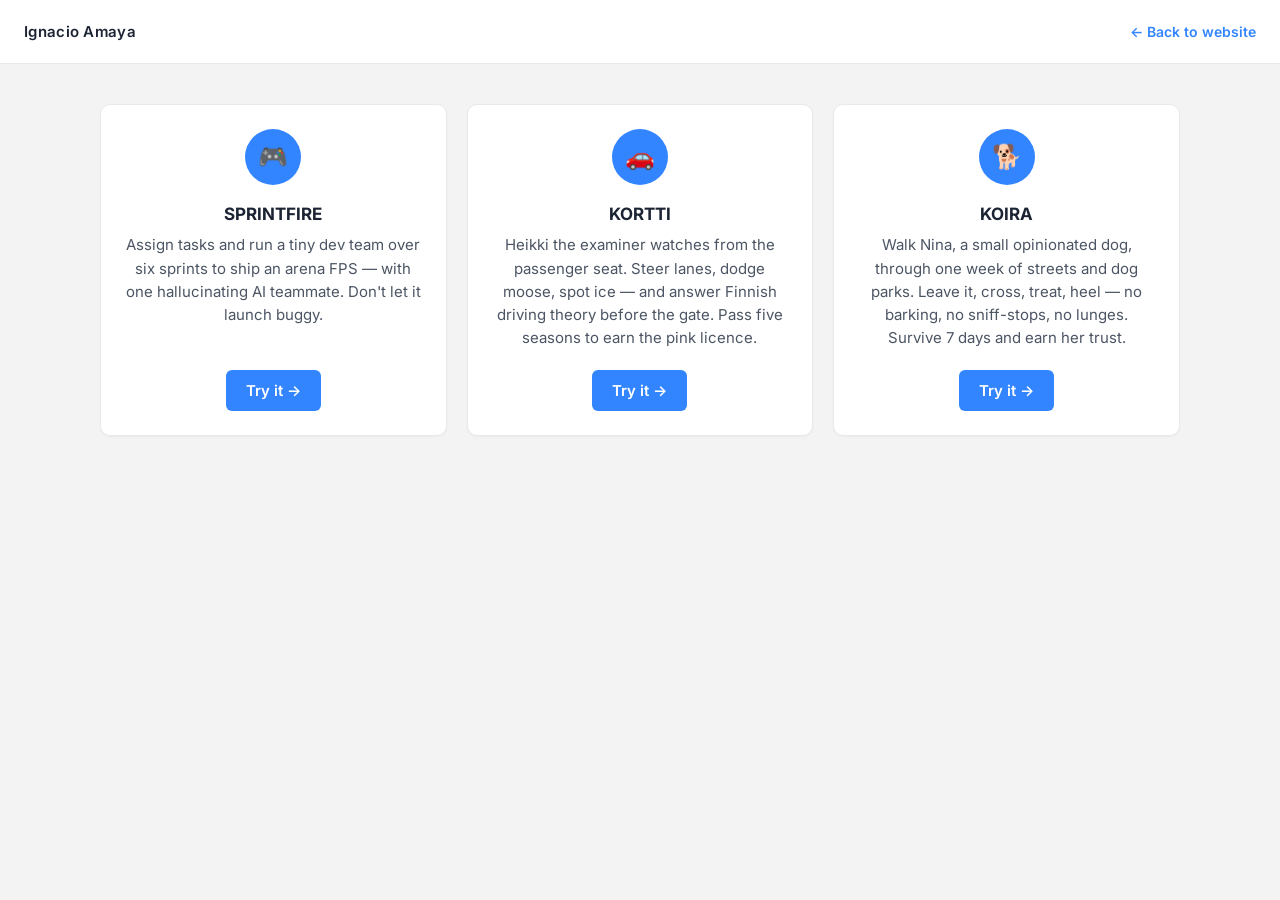
<file: index.html>
<!DOCTYPE html>
<html lang="en">
<head>
  <meta charset="UTF-8">
  <meta name="viewport" content="width=device-width, initial-scale=1.0">
  <meta name="description" content="Small web apps built and shipped by Ignacio Amaya. Vanilla JS, static sites and utilities.">
  <title>Apps · Ignacio Amaya</title>
  <link rel="preconnect" href="https://fonts.googleapis.com">
  <link rel="preconnect" href="https://fonts.gstatic.com" crossorigin>
  <link href="https://fonts.googleapis.com/css2?family=Inter:wght@400;500;600;700;800&display=swap" rel="stylesheet">
  <style>
    :root {
      --accent: #3385FF;
      --accent-dark: #1f5fd6;
      --ink: #1c2434;
      --muted: #4b5563;
      --line: #e7eaec;
    }
    * { box-sizing: border-box; }
    html, body { margin: 0; padding: 0; }
    body {
      font-family: 'Inter', system-ui, -apple-system, sans-serif;
      background: #f3f3f4;
      color: var(--ink);
      font-size: 15px;
      line-height: 1.55;
      padding: 104px 20px 56px;
    }
    .container { max-width: 1080px; margin: 0 auto; }

    /* minimal fixed navbar: back-link to the personal website */
    .backbar {
      position: fixed;
      top: 0; left: 0; right: 0;
      height: 64px;
      background: #fff;
      border-bottom: 1px solid var(--line);
      display: flex;
      align-items: center;
      padding: 0 24px;
      z-index: 100;
    }
    .backbar .brand {
      text-decoration: none;
      color: var(--ink);
      font-weight: 600;
      font-size: 15px;
      letter-spacing: 0.3px;
    }
    .backbar .brand:hover { color: var(--accent); }
    .backbar .back {
      margin-left: auto;
      text-decoration: none;
      color: var(--accent);
      font-weight: 600;
      font-size: 14px;
      white-space: nowrap;
    }
    .backbar .back:hover { color: var(--accent-dark); }

    /* responsive card grid: 1 / 2 / 3 columns */
    .grid {
      display: grid;
      grid-template-columns: 1fr;
      gap: 20px;
    }
    @media (min-width: 640px)  { .grid { grid-template-columns: repeat(2, 1fr); } }
    @media (min-width: 960px)  { .grid { grid-template-columns: repeat(3, 1fr); } }

    .card {
      display: flex;
      flex-direction: column;
      background: #fff;
      border: 1px solid var(--line);
      border-radius: 10px;
      padding: 24px;
      text-align: center;
      box-shadow: 0 1px 2px rgba(16,26,48,.04);
      transition: transform .15s ease, box-shadow .15s ease, border-color .15s ease;
    }
    .card:hover {
      transform: translateY(-2px);
      border-color: var(--accent);
      box-shadow: 0 8px 24px rgba(51,133,255,.14);
    }
    .card-icon {
      width: 56px; height: 56px;
      margin: 0 auto 16px;
      display: flex; align-items: center; justify-content: center;
      border-radius: 50%;
      background: var(--accent);
      color: #fff;
      font-size: 24px;
      font-weight: 800;
    }
    .card h3 { font-size: 17px; font-weight: 700; margin: 0 0 6px; }
    .card p {
      font-size: 15px; line-height: 1.55;
      color: var(--muted); margin: 0 0 20px;
      flex-grow: 1;
    }
    .card .try {
      display: inline-block;
      align-self: center;
      padding: 9px 20px;
      border-radius: 6px;
      background: var(--accent);
      color: #fff;
      font-weight: 600;
      text-decoration: none;
      transition: background .15s ease;
    }
    .card .try:hover { background: var(--accent-dark); }

  </style>

  <!-- Google Analytics -->
  <script async src="https://www.googletagmanager.com/gtag/js?id=G-20X8RLX5BQ"></script>
  <script>
    window.dataLayer = window.dataLayer || [];
    function gtag(){dataLayer.push(arguments);}
    gtag('js', new Date());

    gtag('config', 'G-20X8RLX5BQ');
  </script>
</head>
<body>
  <div class="backbar">
    <a class="brand" href="https://ignacioamaya.com/">Ignacio Amaya</a>
    <a class="back" href="https://ignacioamaya.com/">← Back to website</a>
  </div>
  <div class="container">
    <div class="grid">
      <!-- One card per app. Copy this block and update name/desc/href to add an app. -->
      <div class="card">
        <div class="card-icon">🎮</div>
        <h3>SPRINTFIRE</h3>
        <p>Assign tasks and run a tiny dev team over six sprints to ship an arena FPS — with one hallucinating AI teammate. Don't let it launch buggy.</p>
        <a class="try" href="sprintfire/">Try it →</a>
      </div>
        <div class="card">
          <div class="card-icon">🚗</div>
          <h3>KORTTI</h3>
          <p>Heikki the examiner watches from the passenger seat. Steer lanes, dodge moose, spot ice — and answer Finnish driving theory before the gate. Pass five seasons to earn the pink licence.</p>
          <a class="try" href="kortti/">Try it →</a>
        </div>
        <div class="card">
          <div class="card-icon">🐕</div>
          <h3>KOIRA</h3>
          <p>Walk Nina, a small opinionated dog, through one week of streets and dog parks. Leave it, cross, treat, heel — no barking, no sniff-stops, no lunges. Survive 7 days and earn her trust.</p>
          <a class="try" href="koira/">Try it →</a>
        </div>
    </div>
  </div>
</body>
</html>
</file>
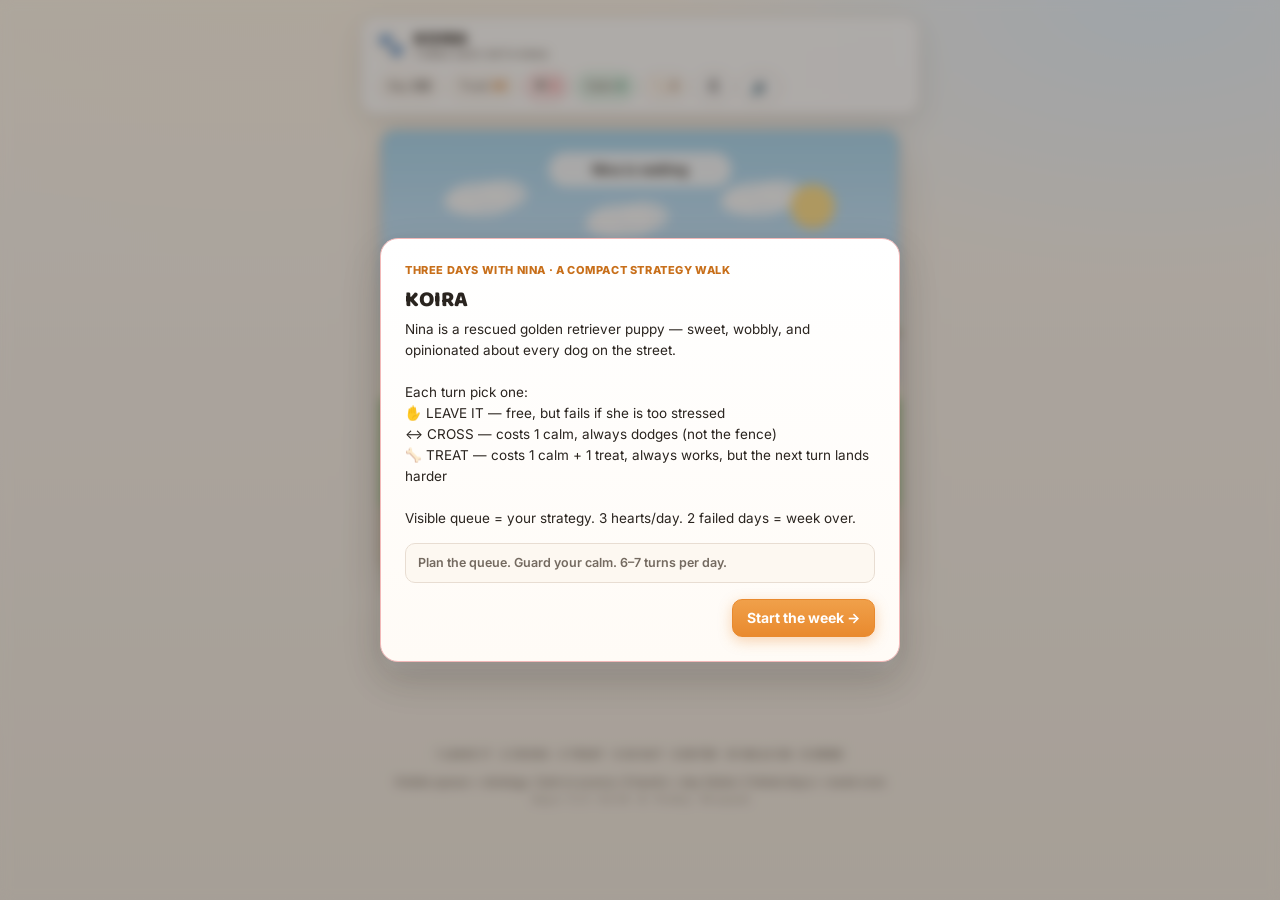
<file: koira/index.html>
<!DOCTYPE html>
<html lang="en">
<head>
  <meta charset="UTF-8">
  <meta name="viewport" content="width=device-width, initial-scale=1.0">
  <meta name="description" content="KOIRA — walk Nina, a rescued golden retriever puppy, through 3 days of streets and dog parks. Strategy, but fun.">
  <title>KOIRA · three days with Nina</title>
  <link rel="preconnect" href="https://fonts.googleapis.com">
  <link rel="preconnect" href="https://fonts.gstatic.com" crossorigin>
  <link href="https://fonts.googleapis.com/css2?family=Baloo+2:wght@600;700;800&family=Inter:wght@400;500;600;700;800&display=swap" rel="stylesheet">
  <link rel="stylesheet" href="css/style.css">

  <!-- Google Analytics -->
  <script async src="https://www.googletagmanager.com/gtag/js?id=G-20X8RLX5BQ"></script>
  <script>
    window.dataLayer = window.dataLayer || [];
    function gtag(){dataLayer.push(arguments);}
    gtag('js', new Date());

    gtag('config', 'G-20X8RLX5BQ');
  </script>
</head>
<body>
  <div id="app" class="app">
    <header class="topbar">
      <div class="brand">
        <span class="brand-mark">🐾</span>
        <span class="brand-title">
          <span>KOIRA</span>
          <span class="brand-sub">three days with Nina</span>
        </span>
      </div>
      <div class="topmeta">
        <span class="chip day-chip">Day <b>1/3</b></span>
        <span class="chip trust-chip">Trust <b>30</b></span>
        <span class="chip heart-chip">♥ <b>3</b></span>
        <span class="chip calm-chip">Calm <b>3</b></span>
        <span class="chip treat-chip">🦴 <b>3</b></span>
        <button class="btn ghost iconbtn" data-action="retry" title="Retry day (R)">↻</button>
        <button class="btn ghost iconbtn" data-action="mute" title="Mute (M)">🔊</button>
      </div>
    </header>

    <div class="stage-wrap">
      <div class="stage" id="stage">
        <canvas id="game" width="420" height="360"></canvas>
        <div id="bubble" class="bubble hidden"></div>
        <div id="overlay" class="overlay hidden"></div>
      </div>
      <div id="encounterCard" class="card-stack"></div>
      <div id="upcomingRow" class="upcoming"></div>
      <div id="choiceRow" class="choice-row"></div>
      <div class="touchbar sub">
        <span class="touch-hint">1 LEAVE IT · 2 CROSS · 3 TREAT · S SCOUT · E ENTER · W WALK ON · B BRIBE</span>
      </div>
    </div>

    <footer class="hintbar">Visible queue = strategy. Calm is scarce. 0 hearts = day failed. 2 failed days = week over.<br><span style="opacity:.6">keys: 1 2 3 · S E W · B · R retry · M sound</span></footer>
  </div>

  <div id="toasts" class="toasts" aria-live="polite"></div>

  <script src="js/data.js"></script>
  <script src="js/game.js"></script>
  <script src="js/sound.js"></script>
  <script src="js/ui.js"></script>
  <script src="js/main.js"></script>
</body>
</html>
</file>
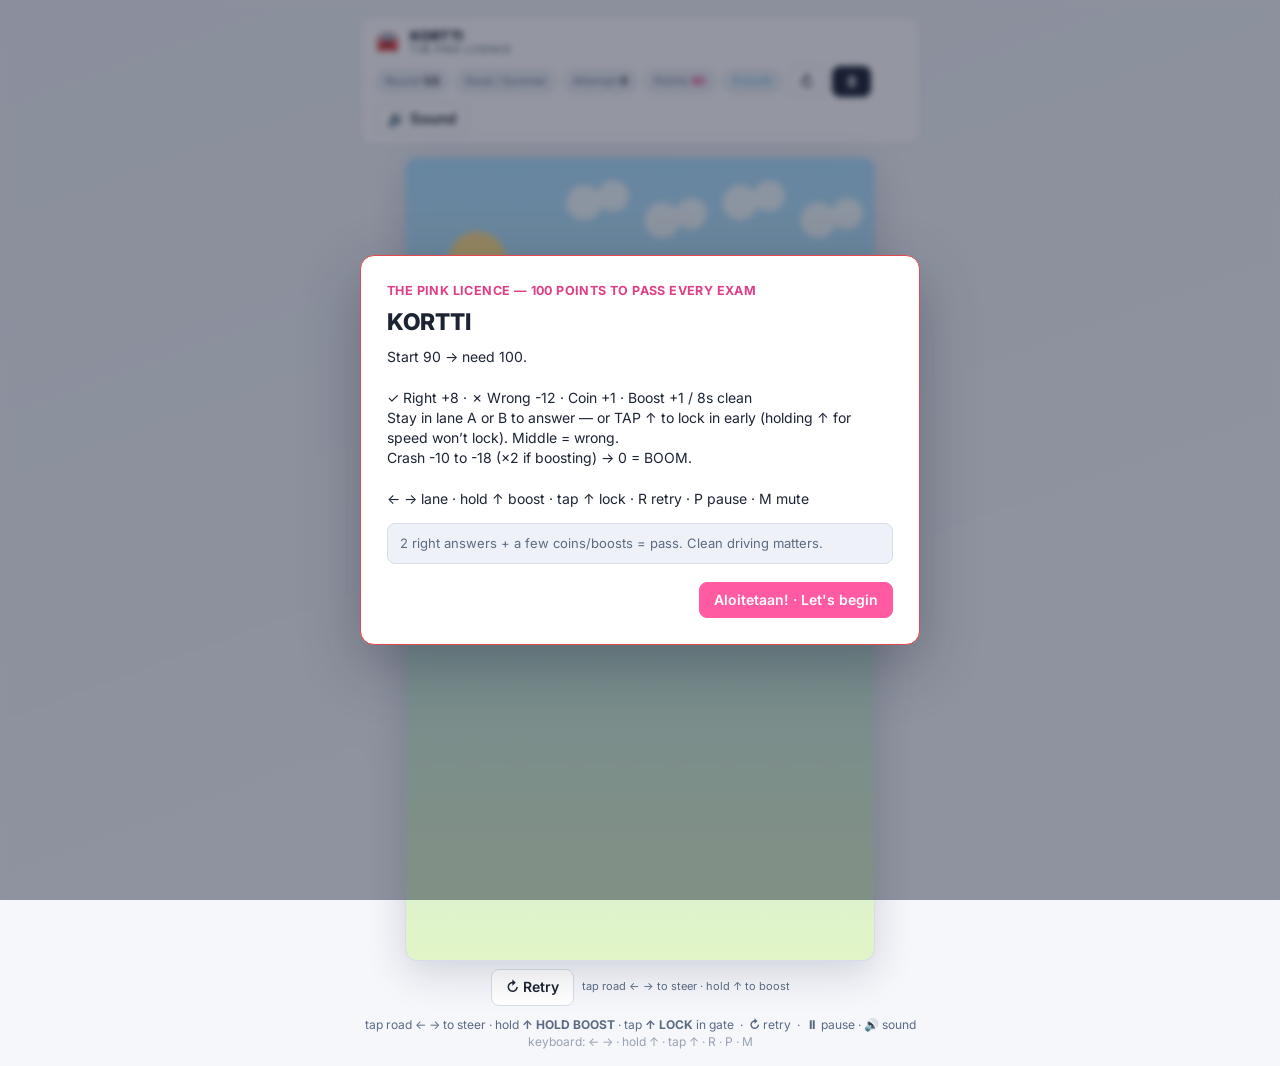
<file: kortti/index.html>
<!DOCTYPE html>
<html lang="en">
<head>
  <meta charset="UTF-8">
  <meta name="viewport" content="width=device-width, initial-scale=1.0">
  <meta name="description" content="KORTTI — drive your first Finnish licence. Dodge summer traffic, survive the roundabout, and slide through winter night exams with an examiner who fails you no matter what.">
  <title>KORTTI · the pink licence</title>
  <link rel="preconnect" href="https://fonts.googleapis.com">
  <link rel="preconnect" href="https://fonts.gstatic.com" crossorigin>
  <link href="https://fonts.googleapis.com/css2?family=Inter:wght@400;500;600;700;800&display=swap" rel="stylesheet">
  <link rel="stylesheet" href="css/style.css">

  <!-- Google Analytics -->
  <script async src="https://www.googletagmanager.com/gtag/js?id=G-20X8RLX5BQ"></script>
  <script>
    window.dataLayer = window.dataLayer || [];
    function gtag(){dataLayer.push(arguments);}
    gtag('js', new Date());

    gtag('config', 'G-20X8RLX5BQ');
  </script>
</head>
<body>
  <div id="app" class="app">
    <header class="topbar">
      <div class="brand">
        <span class="brand-mark">🚘</span>
        <span class="brand-title">
          <span>KORTTI</span>
          <span class="brand-sub">the pink licence</span>
        </span>
      </div>
      <div class="topmeta">
        <span class="chip round-chip">Round <b>1/3</b></span>
        <span class="chip month-chip">Kesä · Summer</span>
        <span class="chip attempt-chip">Attempt <b>1</b></span>
        <span class="chip score-chip">Points <b>100</b></span>
        <span class="chip speed-chip"><b>0 km/h</b></span>
        <button class="btn ghost iconbtn" data-action="retry" title="Retry (R)">↻</button>
        <button class="btn ghost iconbtn" data-action="pause" title="Pause (P)">⏸</button>
        <button class="btn ghost iconbtn" data-action="mute" title="Mute (M)">🔊</button>
      </div>
    </header>

    <div class="stage-wrap">
      <div class="stage">
        <canvas id="game" width="420" height="720"></canvas>
        <div id="bubble" class="bubble hidden"></div>
        <div id="overlay" class="overlay hidden"></div>
        <div class="touch-boost">
          <button id="boostBtn" class="btn boost-btn" title="Hold to boost, tap to lock answer">↑ HOLD BOOST · TAP TO LOCK</button>
        </div>
        <div class="touch-steer">
          <button class="steer-btn" data-steer="-1" aria-label="Left">‹</button>
          <button class="steer-btn" data-steer="1" aria-label="Right">›</button>
        </div>
      </div>
      <div class="touchbar">
        <button class="btn ghost" data-action="retry2" title="Retry">↻ Retry</button>
        <span class="touch-hint">tap road ← → to steer · hold ↑ to boost</span>
      </div>
    </div>

    <footer class="hintbar">tap road ← → to steer · hold <b>↑ HOLD BOOST</b> · tap <b>↑ LOCK</b> in gate &nbsp;·&nbsp; <b>↻</b> retry &nbsp;·&nbsp; <b>⏸</b> pause · <b>🔊</b> sound<br><span style="opacity:.6">keyboard: ← → · hold ↑ · tap ↑ · R · P · M</span></footer>
  </div>

  <div id="toasts" class="toasts" aria-live="polite"></div>

  <script src="js/data.js"></script>
  <script src="js/game.js"></script>
  <script src="js/sound.js"></script>
  <script src="js/ui.js"></script>
  <script src="js/main.js"></script>
</body>
</html>
</file>
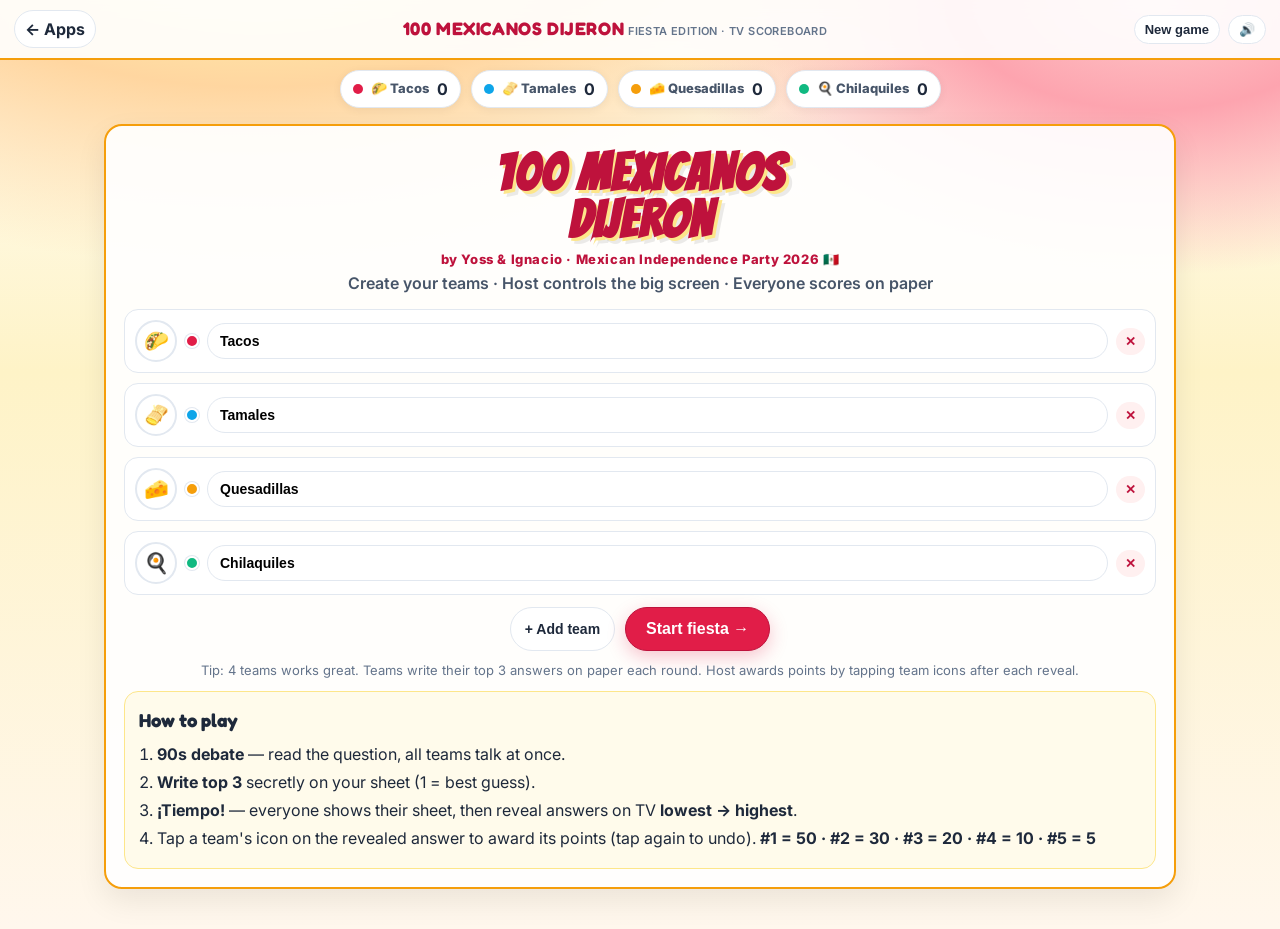
<file: mexicanos/index.html>
<!DOCTYPE html>
<html lang="en">
<head>
<meta charset="UTF-8">
<meta name="viewport" content="width=device-width, initial-scale=1.0">
<title>100 MEXICANOS DIJERON — Fiesta Edition</title>
<link rel="preconnect" href="https://fonts.googleapis.com">
<link rel="preconnect" href="https://fonts.gstatic.com" crossorigin>
<link href="https://fonts.googleapis.com/css2?family=Bangers&family=Inter:wght@400;600;700;800&family=Fredoka:wght@600;700&display=swap" rel="stylesheet">
<link rel="stylesheet" href="css/style.css">
<script async src="https://www.googletagmanager.com/gtag/js?id=G-20X8RLX5BQ"></script>
<script>window.dataLayer=window.dataLayer||[];function gtag(){dataLayer.push(arguments);} gtag('js',new Date()); gtag('config','G-20X8RLX5BQ');</script>
</head>
<body>
<header class="topbar">
  <a class="topbar-home" href="../">← Apps</a>
  <div class="topbar-title">
    <span class="topbar-fiesta">100 MEXICANOS DIJERON</span>
    <span class="topbar-sub">Fiesta Edition · TV Scoreboard</span>
  </div>
  <div class="topbar-right">
    <button id="btnNewGame" class="btn btn-ghost btn-sm">New game</button>
    <button id="btnMute" class="btn btn-ghost btn-sm" aria-label="Mute">🔊</button>
  </div>
</header>

<div id="scoreStrip" class="score-strip"></div>

<main class="stage">
  <!-- SETUP -->
  <section id="viewSetup" class="view">
    <div class="setup-card">
      <h1 class="fiesta-title">100 MEXICANOS<br>DIJERON</h1>
      <p class="fiesta-by">by Yoss &amp; Ignacio · Mexican Independence Party 2026 🇲🇽</p>
      <p class="fiesta-sub">Create your teams · Host controls the big screen · Everyone scores on paper</p>
      <div id="teamEditor" class="team-editor"></div>
      <div class="setup-actions">
        <button id="btnAddTeam" class="btn btn-ghost">+ Add team</button>
        <button id="btnStartGame" class="btn btn-primary btn-lg">Start fiesta →</button>
      </div>
      <p class="setup-hint">Tip: 4 teams works great. Teams write their top 3 answers on paper each round. Host awards points by tapping team icons after each reveal.</p>
      <div class="how-box">
        <h3>How to play</h3>
        <ol>
          <li><b>90s debate</b> — read the question, all teams talk at once.</li>
          <li><b>Write top 3</b> secretly on your sheet (1 = best guess).</li>
          <li><b>¡Tiempo!</b> — everyone shows their sheet, then reveal answers on TV <b>lowest → highest</b>.</li>
          <li>Tap a team's icon on the revealed answer to award its points (tap again to undo). <b>#1 = 50 · #2 = 30 · #3 = 20 · #4 = 10 · #5 = 5</b></li>
        </ol>
      </div>
    </div>
  </section>

  <!-- LOBBY / QUESTION PICK -->
  <section id="viewLobby" class="view hidden">
    <div class="lobby-head">
      <h2>Pick a question</h2>
      <p>All teams play at once — 90s debate, write top 3, then reveal on TV.</p>
    </div>
    <div id="questionGrid" class="question-grid"></div>
    <div class="lobby-actions">
      <button id="btnFinish" class="btn btn-primary btn-lg">Show winners → Podium</button>
      <span class="lobby-hint">Reveal 5 → 50 pts last. Tap team icons on each answer to award points.</span>
    </div>
  </section>

  <!-- PLAY -->
  <section id="viewPlay" class="view hidden">
    <div class="play-card">
      <div class="play-top">
        <div class="play-qhead">
          <span id="playQNum" class="play-qnum"></span>
          <h2 id="playQText" class="play-qtext"></h2>
          <p id="playQHint" class="play-qhint"></p>
        </div>

        <div id="timerBox" class="timer-box timer-compact">
          <div class="timer-ring">
            <svg viewBox="0 0 100 100"><circle class="timer-bg" cx="50" cy="50" r="44"/><circle id="timerFg" class="timer-fg" cx="50" cy="50" r="44"/></svg>
            <div id="timerNum" class="timer-num">90</div>
          </div>
          <div class="timer-side">
            <div class="timer-controls">
              <button id="btnTimerStart" class="btn btn-primary">Start 90s</button>
              <button id="btnTimerPause" class="btn btn-ghost">Pause</button>
              <button id="btnTimerReset" class="btn btn-ghost">Reset</button>
            </div>
            <div id="timerLabel" class="timer-label">Press Start — all teams debate!</div>
          </div>
        </div>
      </div>

      <div id="revealArea" class="reveal-area">
        <div class="reveal-head">
          <h3>Answers — bottom → top (5 → 50)</h3>
          <span class="reveal-hint">Uncovers from the <b>bottom</b> upward · Tap <b>Reveal next</b>, then tap team icons to award / undo</span>
        </div>
        <div id="answerList" class="answer-list"></div>
        <div class="reveal-actions">
          <button id="btnRevealNext" class="btn btn-primary btn-lg">Reveal next ↑ (bottom → top)</button>
          <button id="btnBackLobby" class="btn btn-ghost">← Back to questions</button>
        </div>
      </div>
    </div>
  </section>

  <!-- PODIUM -->
  <section id="viewPodium" class="view hidden">
    <div class="podium-card">
      <h1 class="podium-title">¡GANADORES!</h1>
      <p class="podium-sub">100 MEXICANOS DIJERON — Fiesta Edition</p>
      <div id="podiumBoard" class="podium-board"></div>
      <div id="podiumList" class="podium-list"></div>
      <div class="podium-actions">
        <button id="btnPodiumLobby" class="btn btn-ghost">← Back to questions</button>
        <button id="btnPodiumNew" class="btn btn-primary">New game</button>
      </div>
    </div>
    <div id="confetti" class="confetti"></div>
  </section>
</main>

<div id="toastRoot" class="toast-root"></div>

<script src="js/data.js"></script>
<script src="js/app.js"></script>
<script src="js/sfx.js"></script>
<script src="js/ui.js"></script>
<script src="js/main.js"></script>
</body>
</html>
</file>
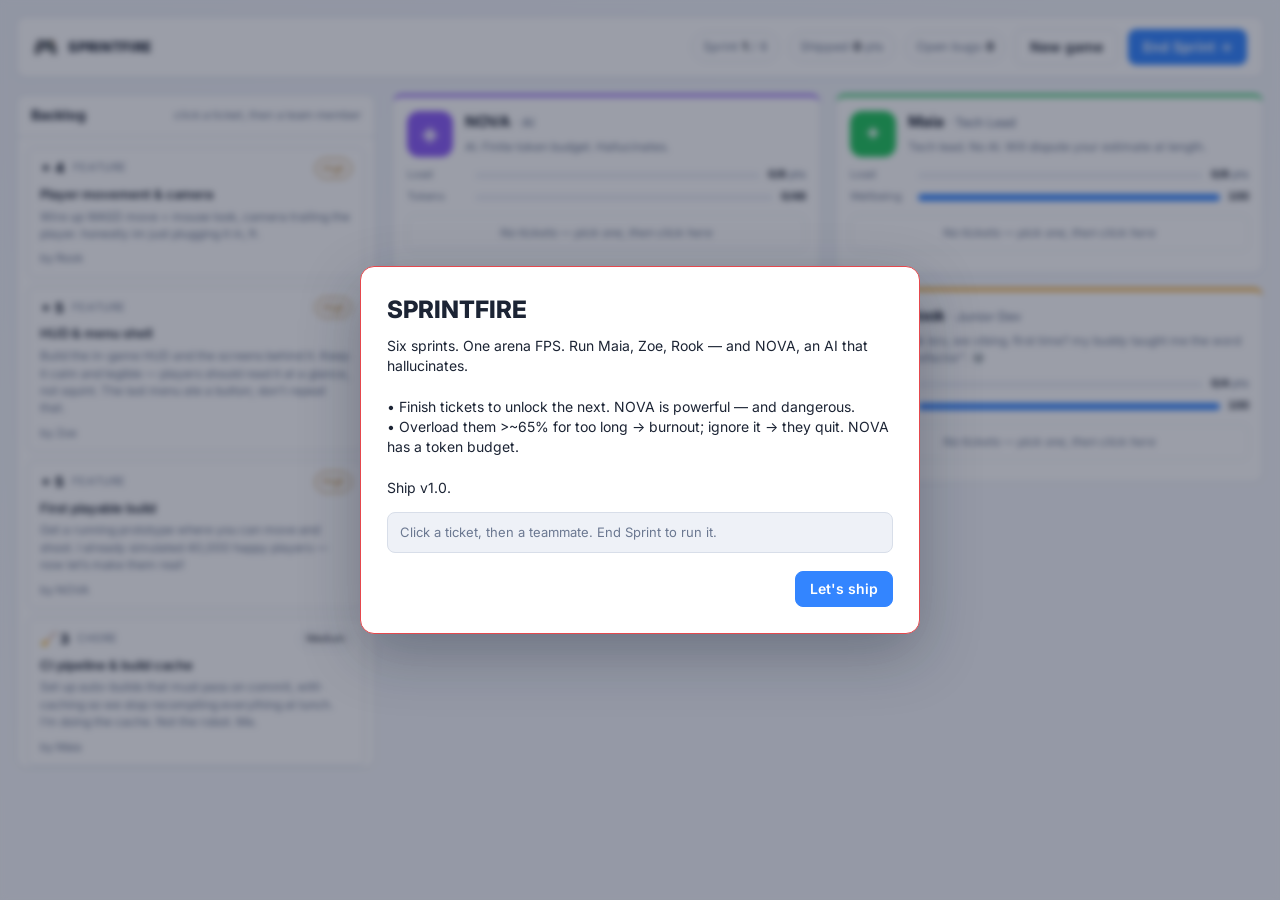
<file: sprintfire/index.html>
<!DOCTYPE html>
<html lang="en">
<head>
  <meta charset="UTF-8">
  <meta name="viewport" content="width=device-width, initial-scale=1.0">
  <meta name="description" content="SPRINTFIRE — ship an arena FPS in six sprints with a tiny dev team and one hallucinating AI. Don't let it launch buggy.">
  <title>SPRINTFIRE · ship your FPS in six sprints</title>
  <link rel="preconnect" href="https://fonts.googleapis.com">
  <link rel="preconnect" href="https://fonts.gstatic.com" crossorigin>
  <link href="https://fonts.googleapis.com/css2?family=Inter:wght@400;500;600;700;800&display=swap" rel="stylesheet">
  <link rel="stylesheet" href="css/style.css">

  <!-- Google Analytics -->
  <script async src="https://www.googletagmanager.com/gtag/js?id=G-20X8RLX5BQ"></script>
  <script>
    window.dataLayer = window.dataLayer || [];
    function gtag(){dataLayer.push(arguments);}
    gtag('js', new Date());

    gtag('config', 'G-20X8RLX5BQ');
  </script>
</head>
<body>
  <div id="app" class="app"></div>

  <!-- Toast layer -->
  <div id="toasts" class="toasts" aria-live="polite"></div>

  <script src="js/data.js"></script>
  <script src="js/game.js"></script>
  <script src="js/ui.js"></script>
  <script src="js/main.js"></script>
</body>
</html>
</file>
<file: koira/css/style.css>
:root {
  --ink: #2a241f;
  --muted: #746a60;
  --line: #e8ddd2;
  --line-strong: #d9c8b6;
  --cream: #fdf8f1;
  --paper: #fffbf6;
  --accent: #e98a2e;
  --accent-2: #c86f1a;
  --accent-soft: #fff0dc;
  --sage: #4fbf8f;
  --sage-soft: #e6f5ec;
  --sky: #a8d8f0;
  --bad: #e5484d;
  --bad-soft: #fde8e8;
  --ok: #1a9d5c;
  --warn: #b7791f;
  --radius: 16px;
  --radius-sm: 12px;
  --shadow: 0 8px 32px rgba(42,36,31,.10), 0 2px 8px rgba(42,36,31,.06);
  --shadow-lg: 0 16px 40px rgba(42,36,31,.14), 0 4px 12px rgba(42,36,31,.08);
}

* { box-sizing: border-box; }
html, body { margin: 0; padding: 0; }
body {
  font-family: 'Inter', system-ui, -apple-system, sans-serif;
  background:
    radial-gradient(1200px 600px at 20% -10%, #fff6e6 0%, transparent 60%),
    radial-gradient(900px 500px at 90% 0%, #e8f5ff 0%, transparent 55%),
    linear-gradient(180deg, #fdf8f1 0%, #f3ece2 100%);
  color: var(--ink);
  min-height: 100vh;
  font-size: 14px;
  line-height: 1.45;
}

.app { max-width: 1080px; margin: 0 auto; padding: 16px; display: flex; flex-direction: column; align-items: center; }

.topbar {
  width: 100%; max-width: 560px;
  display: flex; align-items: center; justify-content: space-between;
  gap: 10px; flex-wrap: wrap;
  padding: 12px 16px;
  background: rgba(255,255,255,.9);
  backdrop-filter: blur(12px);
  border: 1px solid var(--line);
  border-radius: var(--radius);
  margin-bottom: 14px;
  box-shadow: var(--shadow);
}
.brand { display: flex; align-items: center; gap: 10px; font-weight: 800; letter-spacing: .3px; }
.brand-mark { font-size: 22px; filter: drop-shadow(0 2px 6px rgba(233,138,46,.35)); }
.brand-title { display: flex; flex-direction: column; line-height: 1.1; }
.brand-title span:first-child { font-family: 'Baloo 2', sans-serif; font-size: 18px; letter-spacing: .5px; }
.brand-sub { font-size: 10px; font-weight: 600; letter-spacing: .6px; color: var(--muted); text-transform: uppercase; }
.topmeta { display: flex; align-items: center; gap: 6px; flex-wrap: wrap; }
.chip {
  background: var(--paper); border: 1px solid var(--line);
  padding: 5px 10px; border-radius: 999px; font-size: 11.5px; color: var(--muted);
  white-space: nowrap; font-weight: 600;
  box-shadow: 0 1px 0 rgba(42,36,31,.04);
}
.chip b { color: var(--ink); font-weight: 800; }
.chip.trust-chip b { color: var(--accent-2); }
.chip.heart-chip { background: var(--bad-soft); border-color: #f2b8b8; }
.chip.heart-chip b { color: var(--bad); }
.chip.calm-chip { background: var(--sage-soft); border-color: #b8e4cc; }
.chip.calm-chip b { color: #1a7a4a; }
.chip.treat-chip b { color: #8a5a2e; }

.btn {
  font: inherit; cursor: pointer; border-radius: 10px; border: 1px solid var(--line-strong);
  padding: 8px 14px; color: var(--ink); background: #fff; font-weight: 700;
  transition: transform .08s, background .15s, border-color .15s, box-shadow .15s;
  box-shadow: 0 1px 0 rgba(42,36,31,.05);
}
.btn:hover { border-color: var(--accent); box-shadow: 0 2px 8px rgba(233,138,46,.18); }
.btn:active { transform: translateY(1px) scale(.98); }
.btn.primary { background: linear-gradient(180deg, #f0a04a 0%, var(--accent) 100%); border-color: var(--accent); color: #fff; box-shadow: 0 4px 14px rgba(233,138,46,.35); }
.btn.primary:hover { background: linear-gradient(180deg, #f5ad5a 0%, var(--accent-2) 100%); }
.btn.ghost { background: #fff; }
.iconbtn { font-size: 15px; padding: 7px 11px; line-height: 1; min-width: 38px; border-radius: 999px; }

.stage-wrap { width: 100%; max-width: 520px; display: flex; flex-direction: column; gap: 10px; }
.stage {
  position: relative;
  border-radius: var(--radius);
  overflow: hidden;
  border: 1px solid var(--line-strong);
  box-shadow: var(--shadow-lg);
  background: var(--sky);
  aspect-ratio: 420 / 360;
}
canvas { display: block; width: 100%; height: 100%; }

.bubble {
  position: absolute; left: 14px; right: 14px; bottom: 14px;
  background: rgba(255,255,255,.96); border: 1.5px solid var(--line-strong);
  border-radius: 14px; padding: 12px 14px;
  font-size: 13px; line-height: 1.35; font-weight: 700;
  box-shadow: var(--shadow);
  z-index: 6;
  transition: opacity .2s, transform .2s;
  text-align: center;
}
.bubble.hidden { opacity: 0; transform: translateY(6px); pointer-events: none; }
.bubble .who { color: var(--accent-2); }

.overlay {
  position: absolute; inset: 0;
  display: flex; flex-direction: column; align-items: center; justify-content: center;
  gap: 8px;
  background: rgba(42,36,31,.42);
  backdrop-filter: blur(2px);
  color: #fff; z-index: 8;
  font-weight: 800; text-align: center; padding: 20px;
}
.overlay.hidden { display: none; }
.overlay .big { font-family: 'Baloo 2', sans-serif; font-size: 42px; line-height: 1; text-shadow: 0 3px 16px rgba(0,0,0,.35); }
.overlay .sub { font-size: 14px; opacity: .95; max-width: 320px; font-weight: 600; }

.card-stack { display: flex; flex-direction: column; gap: 10px; }
.enc-card {
  background: linear-gradient(180deg, #fff 0%, var(--paper) 100%);
  border: 1.5px solid var(--line-strong);
  border-radius: var(--radius);
  padding: 16px;
  box-shadow: var(--shadow);
  position: relative;
  overflow: hidden;
}
.enc-card::before {
  content: ''; position: absolute; top: 0; left: 0; right: 0; height: 4px;
  background: linear-gradient(90deg, var(--accent), #f2c14e, var(--sage));
  opacity: .9;
}
.enc-card.gate { border-color: var(--sage); background: linear-gradient(180deg, #f0faf6 0%, #e6f5ec 100%); }
.enc-card.gate::before { background: var(--sage); }
.enc-head { display: flex; align-items: center; gap: 10px; margin-bottom: 8px; }
.enc-icon { width: 44px; height: 44px; border-radius: 12px; display: flex; align-items: center; justify-content: center; font-size: 22px; background: var(--accent-soft); border: 1px solid var(--line); flex-shrink: 0; }
.enc-card.gate .enc-icon { background: var(--sage-soft); }
.enc-title { font-family: 'Baloo 2', sans-serif; font-size: 17px; font-weight: 800; line-height: 1.1; }
.enc-sub { font-size: 12.5px; color: var(--muted); font-weight: 600; margin-top: 2px; }
.enc-read { background: var(--cream); border: 1px solid var(--line); border-radius: 10px; padding: 10px 12px; font-size: 13px; color: var(--ink); margin-top: 10px; line-height: 1.4; }
.enc-read em { font-style: normal; font-weight: 800; color: var(--accent-2); }
.enc-meta { display: flex; gap: 8px; flex-wrap: wrap; margin-top: 10px; }
.meta-pill { font-size: 11px; font-weight: 700; letter-spacing: .3px; padding: 5px 9px; border-radius: 999px; border: 1px solid var(--line); background: #fff; }
.meta-pill.risk-0 { background: var(--sage-soft); border-color: #b8e4cc; color: #1a7a4a; }
.meta-pill.risk-1 { background: #fff6e0; border-color: #f0d48a; color: #8a6a1a; }
.meta-pill.risk-2 { background: var(--bad-soft); border-color: #f2b8b8; color: var(--bad); }
.meta-pill.sulk { background: #f0e6ff; border-color: #d4c2f0; color: #6a3fb5; }

.upcoming { display: flex; gap: 8px; align-items: center; min-height: 44px; }
.upcoming-label { font-size: 10px; font-weight: 800; letter-spacing: .8px; text-transform: uppercase; color: var(--muted); margin-right: 2px; }
.upcoming-tile {
  flex: 1; display: flex; align-items: center; gap: 8px;
  background: rgba(255,255,255,.85); border: 1px solid var(--line);
  border-radius: 10px; padding: 8px 10px; font-size: 12px; font-weight: 700;
  box-shadow: 0 1px 0 rgba(42,36,31,.04);
}
.upcoming-tile .uicon { font-size: 16px; }
.upcoming-tile .uname { font-size: 11px; color: var(--muted); font-weight: 600; }

.choice-row { display: grid; grid-template-columns: 1fr 1fr 1fr; gap: 8px; }
.choice-btn {
  border-radius: 12px; padding: 14px 8px; text-align: center; cursor: pointer;
  border: 1.5px solid var(--line-strong); background: #fff;
  box-shadow: 0 2px 0 rgba(42,36,31,.06);
  transition: transform .08s, border-color .15s, box-shadow .15s, opacity .15s;
  user-select: none;
}
.choice-btn:hover { border-color: var(--accent); box-shadow: 0 4px 12px rgba(233,138,46,.18); transform: translateY(-1px); }
.choice-btn:active { transform: translateY(1px) scale(.98); }
.choice-btn.blocked { opacity: .42; pointer-events: none; }
.choice-btn .cicon { font-size: 20px; display: block; margin-bottom: 4px; }
.choice-btn .clabel { font-family: 'Baloo 2', sans-serif; font-size: 13px; font-weight: 800; letter-spacing: .2px; }
.choice-btn .ccost { font-size: 10px; font-weight: 700; color: var(--muted); margin-top: 2px; }
.choice-btn.leave { background: linear-gradient(180deg, #fff 0%, var(--accent-soft) 100%); }
.choice-btn.cross { background: linear-gradient(180deg, #fff 0%, #e8f5ff 100%); }
.choice-btn.treat { background: linear-gradient(180deg, #fff 0%, #fff6e0 100%); }

.park-row { display: grid; grid-template-columns: 1fr 1fr; gap: 8px; }
.park-choice { composes: choice-btn; }
.gate-row { display: grid; grid-template-columns: 1fr 1fr 1fr; gap: 8px; }
.sulk-banner { background: #f0e6ff; border: 1px solid #d4c2f0; color: #4a2d8a; border-radius: 10px; padding: 8px 12px; font-size: 12px; font-weight: 700; text-align: center; }

.touchbar.sub { display: flex; justify-content: center; margin-top: 2px; }
.touch-hint { font-size: 10.5px; color: var(--muted); font-weight: 600; letter-spacing: .2px; }

.hintbar { margin-top: 12px; font-size: 11.5px; color: var(--muted); text-align: center; max-width: 520px; font-weight: 500; line-height: 1.5; }

.modal-backdrop {
  position: fixed; inset: 0; display: flex; align-items: center; justify-content: center;
  background: rgba(42,36,31,.38); backdrop-filter: blur(6px); z-index: 50; padding: 20px;
}
.modal {
  background: linear-gradient(180deg, #fff 0%, var(--paper) 100%);
  border: 1.5px solid var(--line-strong); border-radius: 18px;
  max-width: 520px; width: 100%; padding: 24px;
  box-shadow: var(--shadow-lg);
  max-height: 88vh; overflow: auto;
}
.modal.win { border-color: #b8e4cc; }
.modal.fail { border-color: #f2b8b8; }
.verdict {
  display: inline-block; padding: 6px 14px; border-radius: 999px; font-size: 12px;
  font-weight: 800; letter-spacing: 1.2px; text-transform: uppercase; margin-bottom: 10px;
}
.verdict.win { color: #0a3d1f; background: #1a9d5c; }
.verdict.fail { color: #3d0a0a; background: #e5484d; }
.verdict.ok { color: #3d2a0a; background: #f0a04a; }
.modal-title { font-family: 'Baloo 2', sans-serif; font-size: 22px; font-weight: 800; margin-bottom: 6px; line-height: 1.2; }
.modal-fi { font-size: 11px; font-weight: 800; letter-spacing: .6px; color: var(--accent-2); text-transform: uppercase; margin-bottom: 8px; }
.modal-body { white-space: pre-wrap; color: var(--ink); margin-bottom: 14px; font-size: 13.5px; line-height: 1.55; }
.modal-takeaway { background: var(--cream); border: 1px solid var(--line); border-radius: 10px; padding: 10px 12px; font-size: 12.5px; color: var(--muted); margin-bottom: 16px; font-weight: 600; }
.modal-actions { display: flex; justify-content: flex-end; gap: 8px; flex-wrap: wrap; }
.modal-extra { display: flex; gap: 10px; margin-bottom: 14px; flex-wrap: wrap; }
.stat-lift { background: #fff; border: 1px solid var(--line); border-radius: 10px; padding: 10px 14px; text-align: center; min-width: 72px; box-shadow: 0 1px 0 rgba(42,36,31,.04); }
.stat-lift b { display: block; font-family: 'Baloo 2', sans-serif; font-size: 20px; line-height: 1; }
.stat-lift span { font-size: 10px; color: var(--muted); font-weight: 700; letter-spacing: .3px; text-transform: uppercase; }

.toasts { position: fixed; bottom: 16px; right: 16px; display: flex; flex-direction: column; gap: 8px; z-index: 60; max-width: 340px; }
.toast {
  background: #fff; border: 1px solid var(--line-strong); border-left: 3px solid var(--accent);
  color: var(--ink); padding: 10px 14px; border-radius: 10px; font-size: 13px; font-weight: 600;
  box-shadow: var(--shadow);
  animation: tin .2s ease;
  transition: opacity .3s, transform .3s;
}
.toast.ok { border-left-color: var(--ok); }
.toast.warn { border-left-color: var(--warn); }
.toast.bad { border-left-color: var(--bad); }
.toast.out { opacity: 0; transform: translateX(16px); }
@keyframes tin { from { opacity: 0; transform: translateY(8px); } to { opacity: 1; transform: none; } }
@keyframes pop { 0% { transform: scale(.92); } 50% { transform: scale(1.04); } 100% { transform: scale(1); } }

@media (max-width: 600px) {
  .app { padding: 10px; }
  .topbar { padding: 10px 12px; }
  .brand-sub { display: none; }
  .choice-row { gap: 6px; }
}
</file>
<file: kortti/css/style.css>
:root {
  --ink: #1c2434;
  --muted: #5b6b83;
  --line: #d8dee9;
  --accent: #ff5aa2;
  --accent-2: #e03e86;
  --accent-soft: rgba(255,90,162,.14);
  --bg: #f5f7fb;
  --navy: #eef1f7;
  --ok: #1a9d5c;
  --warn: #b7791f;
  --bad: #e5484d;
  --ice: #7cc4e8;
  --radius: 12px;
}

* { box-sizing: border-box; }
html, body { margin: 0; padding: 0; }
body {
  font-family: 'Inter', system-ui, -apple-system, sans-serif;
  background: linear-gradient(160deg, var(--navy) 0%, var(--bg) 60%);
  color: var(--ink);
  min-height: 100vh;
  font-size: 14px;
  line-height: 1.45;
}

.app { max-width: 1080px; margin: 0 auto; padding: 16px; display: flex; flex-direction: column; align-items: center; }

/* ---------------- top bar ---------------- */
.topbar {
  width: 100%; max-width: 560px;
  display: flex; align-items: center; justify-content: space-between;
  gap: 10px; flex-wrap: wrap;
  padding: 10px 14px;
  background: #fff;
  border: 1px solid var(--line);
  border-radius: var(--radius);
  margin-bottom: 12px;
  box-shadow: 0 1px 2px rgba(16,26,48,.04);
}
.brand { display: flex; align-items: center; gap: 10px; font-weight: 800; letter-spacing: .3px; }
.brand-mark { color: var(--accent); font-size: 20px; }
.brand-title { display: flex; flex-direction: column; line-height: 1.1; }
.brand-sub { font-size: 10px; font-weight: 500; letter-spacing: .5px; color: var(--muted); text-transform: uppercase; }
.topmeta { display: flex; align-items: center; gap: 6px; flex-wrap: wrap; }
.chip {
  background: var(--navy); border: 1px solid var(--line);
  padding: 3px 9px; border-radius: 999px; font-size: 11.5px; color: var(--muted);
  white-space: nowrap;
}
.chip b { color: var(--ink); }
.chip.score-chip b { color: var(--accent-2); }
.chip.speed-chip b { color: var(--ice); }

.btn {
  font: inherit; cursor: pointer; border-radius: 8px; border: 1px solid var(--line);
  padding: 7px 14px; color: var(--ink); background: #fff; font-weight: 600;
  transition: transform .05s, background .15s, border-color .15s;
}
.btn:hover { border-color: var(--accent); }
.btn:active { transform: translateY(1px); }
.btn.primary { background: var(--accent); border-color: var(--accent); color: #fff; }
.btn.primary:hover { background: var(--accent-2); }
.btn.ghost { background: #fff; border-color: var(--line); }
.btn.ghost.active { background: var(--accent); color:#fff; border-color: var(--accent); }
.iconbtn { font-size: 15px; padding: 7px 11px; line-height: 1; min-width: 38px; }
.iconbtn[data-action="pause"] { background:#1c2434; color:#fff; border-color:#1c2434; }
.iconbtn[data-action="pause"]:hover { background:#2a344d; }
.iconbtn[data-action="mute"].muted { background:#ffe9a8; border-color:#ffd23f; }
.iconbtn[data-action="mute"]:not(.muted) { background:#fff; }

/* ---------------- stage / canvas ---------------- */
.stage-wrap { width: 100%; max-width: 470px; }
.stage {
  position: relative;
  border-radius: var(--radius);
  overflow: hidden;
  border: 1px solid var(--line);
  box-shadow: 0 12px 40px rgba(16,26,48,.16);
  background: #a8d8f0;
}
canvas { display: block; width: 100%; height: auto; touch-action: none; }
.touch-boost { position:absolute; left:50%; bottom:14px; transform:translateX(-50%); z-index:7; display:flex; }
.boost-btn { background:#ffd23f; border-color:#e8b800; color:#1c2434; font-weight:900; font-size:13px; padding:10px 16px; border-radius:999px; box-shadow:0 6px 18px rgba(0,0,0,.28); touch-action:none; user-select:none; -webkit-user-select:none; }
.boost-btn:active { transform:scale(0.97); background:#ffe066; }
.boost-btn.lock-ready { background:#ff5aa2; color:#fff; border-color:#e03e86; animation:pulse 0.9s infinite; }
.touch-steer { position:absolute; inset:0; display:flex; justify-content:space-between; align-items:stretch; z-index:5; pointer-events:none; }
.steer-btn { flex:0 0 32%; background:rgba(255,255,255,0); border:none; color:rgba(255,255,255,.0); font-size:42px; pointer-events:auto; touch-action:none; }
.steer-btn:active { background:rgba(255,255,255,.10); color:rgba(28,36,52,.35); }
.touchbar { display:flex; gap:8px; align-items:center; justify-content:center; margin-top:8px; flex-wrap:wrap; }
.touch-hint { font-size:11px; color:var(--muted); }
@media (min-width: 700px){ .touch-steer .steer-btn{ display:none; } }

/* ---------------- speech bubble ---------------- */
.bubble {
  position: absolute; top: 218px; left: 12px; right: 12px;
  background: #fff; border: 3px solid var(--ink);
  border-radius: 18px; padding: 14px 18px;
  font-size: 20px; line-height: 1.18; font-weight: 900; letter-spacing: -.1px;
  box-shadow: 0 10px 28px rgba(16,26,48,.30);
  z-index: 6;
  transition: opacity .2s, transform .2s;
  text-align: center;
  max-width: calc(100% - 24px);
}
.bubble.question-active {
  top: auto; bottom: 10px; font-size: 13px; padding: 7px 10px;
}
.bubble.question-active::after { bottom: auto; top: -12px; border-top: 0; border-bottom-color: var(--ink); }
.bubble::after {
  content: ''; position: absolute; bottom: -12px; left: 50%; transform: translateX(-50%);
  border: 8px solid transparent; border-top-color: var(--ink); border-bottom: 0;
}
.bubble .who { font-weight: 900; margin-right: 5px; color: var(--accent-2); }
.bubble .fi { display: none; }
.bubble.hidden { opacity: 0; transform: translateY(-6px); pointer-events: none; }

/* ---------------- overlay (countdown / dim) ---------------- */
.overlay {
  position: absolute; inset: 0;
  display: flex; flex-direction: column; align-items: center; justify-content: center;
  gap: 8px;
  background: rgba(18,26,48,.45);
  color: #fff; z-index: 8;
  font-weight: 800; text-align: center;
}
.overlay.hidden { display: none; }
.overlay .big { font-size: 64px; line-height: 1; text-shadow: 0 4px 20px rgba(0,0,0,.5); }
.overlay .sub { font-size: 15px; opacity: .95; max-width: 320px; }
.overlay .flags { font-size: 22px; letter-spacing: 4px; }

/* ---------------- footer ---------------- */
.hintbar {
  margin-top: 10px; font-size: 12px; color: var(--muted);
  text-align: center; max-width: 560px;
}

/* ---------------- modal ---------------- */
.modal-backdrop {
  position: fixed; inset: 0; display: flex; align-items: center; justify-content: center;
  background: rgba(18,26,48,.45); backdrop-filter: blur(3px); z-index: 50; padding: 20px;
}
.modal {
  background: #fff; border: 1px solid var(--line); border-radius: 14px;
  max-width: 560px; width: 100%; padding: 26px;
  box-shadow: 0 20px 60px rgba(16,26,48,.3);
  max-height: 88vh; overflow: auto;
}
.modal.win { border-color: var(--ok); }
.modal.fail { border-color: var(--bad); }
.modal.ok { border-color: var(--warn); }
.verdict {
  display: inline-block; padding: 6px 16px; border-radius: 999px; font-size: 13px;
  font-weight: 800; letter-spacing: 2px; text-transform: uppercase; margin-bottom: 12px;
}
.verdict.win { color: #062b17; background: var(--ok); }
.verdict.fail { color: #2b0707; background: var(--bad); }
.verdict.ok { color: #2b1a05; background: var(--warn); }
.modal-title { font-size: 23px; font-weight: 800; margin-bottom: 8px; }
.modal-fi { font-size: 12.5px; font-weight: 700; letter-spacing: .4px; color: var(--accent-2); text-transform: uppercase; margin-bottom: 6px; }
.modal-body { white-space: pre-wrap; color: var(--ink); margin-bottom: 14px; font-size: 14px; }
.modal-takeaway { background: var(--navy); border: 1px solid var(--line); border-radius: 8px; padding: 10px 12px; font-size: 13px; color: var(--muted); margin-bottom: 18px; }
.modal-actions { display: flex; justify-content: flex-end; gap: 8px; flex-wrap: wrap; }
.modal-extra { display: flex; gap: 14px; margin-bottom: 12px; }
.stat-lift { background: var(--navy); border: 1px solid var(--line); border-radius: 8px; padding: 8px 14px; text-align: center; }
.stat-lift b { display: block; font-size: 20px; }
.stat-lift span { font-size: 11px; color: var(--muted); }

/* ---------------- toasts ---------------- */
.toasts { position: fixed; bottom: 16px; right: 16px; display: flex; flex-direction: column; gap: 8px; z-index: 60; max-width: 320px; }
.toast {
  background: #fff; border: 1px solid var(--line); border-left: 3px solid var(--accent);
  color: var(--ink); padding: 10px 14px; border-radius: 8px; font-size: 13px;
  box-shadow: 0 8px 24px rgba(16,26,48,.18);
  animation: tin .2s ease;
  transition: opacity .3s, transform .3s;
}
.toast.ok { border-left-color: var(--ok); }
.toast.warn { border-left-color: var(--warn); }
.toast.bad { border-left-color: var(--bad); }
.toast.out { opacity: 0; transform: translateX(20px); }
@keyframes tin { from { opacity: 0; transform: translateY(8px); } to { opacity: 1; transform: none; } }

@media (max-width: 600px) {
  .app { padding: 10px; }
  .topbar { padding: 8px 10px; }
  .brand-sub { display: none; }
}
</file>
<file: mexicanos/css/style.css>
*{box-sizing:border-box}
html,body{margin:0;padding:0;min-height:100%}
body{
  font-family:Inter,system-ui,-apple-system,Segoe UI,Roboto,Helvetica,Arial,sans-serif;
  background:radial-gradient(1200px 600px at 20% -10%, #fff6cc 0%, #ffe7a8 18%, #ffd6a0 30%, transparent 60%),
             radial-gradient(900px 500px at 90% 0%, #fecaca 0%, #fda4af 22%, transparent 55%),
             linear-gradient(180deg,#fef9e7 0%, #fffbeb 12%, #fef3c7 40%, #fff7ed 100%);
  color:#1e293b;
  line-height:1.5;
}
a{color:inherit}
.hidden{display:none !important}

.topbar{
  position:sticky;top:0;z-index:20;
  display:flex;align-items:center;gap:12px;
  padding:10px 14px;
  background:rgba(255,255,255,.9);backdrop-filter:blur(8px);
  border-bottom:2px solid #f59e0b;
}
.topbar-home{font-weight:700;text-decoration:none;padding:6px 10px;border-radius:999px;background:#fff;border:1px solid #e2e8f0}
.topbar-home:hover{border-color:#f59e0b}
.topbar-title{flex:1;text-align:center;line-height:1.1}
.topbar-fiesta{font-family:Fredoka,Bangers,Inter,sans-serif;font-weight:800;letter-spacing:.6px;font-size:18px;color:#be123c}
.topbar-sub{font-size:11px;color:#64748b;font-weight:600;letter-spacing:.4px;text-transform:uppercase}
.topbar-right{display:flex;gap:8px;align-items:center}

.btn{
  appearance:none;border:1px solid #e2e8f0;background:#fff;color:#1e293b;
  padding:9px 14px;border-radius:999px;font-weight:700;font-size:14px;cursor:pointer;
  transition:transform .08s, box-shadow .15s, background .15s, border-color .15s;
}
.btn:hover{transform:translateY(-1px);box-shadow:0 6px 18px rgba(0,0,0,.08)}
.btn:active{transform:translateY(0)}
.btn-primary{background:#e11d48;color:#fff;border-color:#be123c;box-shadow:0 6px 18px rgba(225,29,72,.25)}
.btn-primary:hover{background:#be123c}
.btn-ghost{background:#fff}
.btn-sm{padding:6px 10px;font-size:13px}
.btn-lg{padding:12px 20px;font-size:16px}
.btn:disabled{opacity:.45;pointer-events:none}

.score-strip{
  display:flex;gap:10px;flex-wrap:wrap;justify-content:center;
  padding:10px 12px 6px;
}
.score-chip{
  display:flex;align-items:center;gap:8px;
  background:#fff;border:1px solid #e2e8f0;border-radius:999px;padding:6px 12px;
  box-shadow:0 2px 10px rgba(0,0,0,.06);font-weight:800;min-width:110px;justify-content:space-between;
}
.score-chip b{font-size:16px}
.score-chip span{font-size:13px;color:#475569}
.score-chip .dot{width:10px;height:10px;border-radius:50%}

.stage{max-width:1100px;margin:10px auto 40px;padding:0 14px}

.fiesta-title{
  font-family:Bangers, Fredoka, Inter, sans-serif;
  font-size:52px;line-height:.9;letter-spacing:1px;text-align:center;margin:6px 0 6px;
  color:#be123c;text-shadow:3px 3px 0 #fde68a, 6px 6px 0 rgba(0,0,0,.08);
}
.fiesta-by{text-align:center;color:#be123c;font-weight:800;letter-spacing:.6px;font-size:13px;margin:2px 0 2px}
.fiesta-sub{ text-align:center;color:#475569;font-weight:600;margin:0 0 14px}
.setup-card{
  background:rgba(255,255,255,.92);border:2px solid #f59e0b;border-radius:18px;
  padding:18px;box-shadow:0 12px 30px rgba(0,0,0,.08);
}
.team-editor{display:grid;gap:10px;margin:12px 0}
.team-row{
  display:flex;gap:8px;align-items:center;
  background:#fff;border:1px solid #e2e8f0;border-radius:14px;padding:10px;
}
.team-row input{
  flex:1;border:1px solid #e2e8f0;border-radius:999px;padding:9px 12px;font-weight:700;font-size:14px
}
.emoji-btn{
  width:42px;height:42px;border-radius:50%;border:2px solid #e2e8f0;background:#fff;
  font-size:20px;cursor:pointer;display:grid;place-items:center;
}
.emoji-btn:hover{border-color:#f59e0b}
.color-dot{width:14px;height:14px;border-radius:50%;border:2px solid #fff;box-shadow:0 0 0 1px #e2e8f0}
.icon-del{border:none;background:#fff0f0;color:#be123c;border-radius:999px;padding:6px 9px;cursor:pointer;font-weight:800}
.setup-actions{display:flex;gap:10px;justify-content:center;flex-wrap:wrap;margin:10px 0}
.setup-hint{text-align:center;color:#64748b;font-size:13px;margin:6px 0}
.how-box{
  background:#fffbeb;border:1px solid #fde68a;border-radius:14px;padding:14px;margin-top:10px;
}
.how-box h3{margin:0 0 8px;font-family:Fredoka,sans-serif}
.how-box ol{margin:0;padding-left:18px}
.how-box li{margin:4px 0}

.lobby-head h2{font-family:Fredoka,sans-serif;margin:10px 0 2px}
.lobby-head p{color:#475569;margin:0 0 10px}
.question-grid{display:grid;grid-template-columns:1fr;gap:12px}
@media(min-width:700px){.question-grid{grid-template-columns:1fr 1fr}}
@media(min-width:1000px){.question-grid{grid-template-columns:1fr 1fr 1fr}}
.q-card{
  background:#fff;border:2px solid #e2e8f0;border-radius:16px;padding:14px;cursor:pointer;
  box-shadow:0 6px 18px rgba(0,0,0,.06);position:relative;overflow:hidden;
}
.q-card:hover{border-color:#f59e0b;transform:translateY(-1px)}
.q-card.done{opacity:.85;border-color:#10b981;background:#f0fdf4}
.q-card.done::after{content:'✓ DONE';position:absolute;top:8px;right:10px;font-size:11px;font-weight:800;color:#059669;background:#dcfce7;border-radius:999px;padding:2px 7px}
.q-num{font-size:11px;font-weight:800;letter-spacing:.5px;color:#e11d48}
.q-text{font-weight:800;margin:6px 0 6px;line-height:1.25}
.q-hint{font-size:12px;color:#64748b}
.q-meta{display:flex;gap:6px;flex-wrap:wrap;margin-top:8px}
.q-pill{font-size:11px;font-weight:700;background:#fffbeb;border:1px solid #fde68a;border-radius:999px;padding:3px 8px}
.lobby-actions{display:flex;gap:10px;align-items:center;justify-content:center;flex-wrap:wrap;margin:14px 0}
.lobby-hint{color:#64748b;font-size:13px}

.play-card{
  background:rgba(255,255,255,.94);border:2px solid #f59e0b;border-radius:18px;padding:14px;
  box-shadow:0 12px 30px rgba(0,0,0,.08);
}
.play-top{display:grid;gap:14px;margin-bottom:6px}
@media(min-width:860px){ .play-top{grid-template-columns:1fr 300px} .play-qhead{text-align:left} }
.play-qhead{text-align:center;display:flex;flex-direction:column;justify-content:center;min-height:100%}
.play-qnum{font-size:12px;font-weight:800;letter-spacing:.6px;color:#e11d48;background:#fff0f0;border:1px solid #fecdd3;border-radius:999px;padding:3px 8px;align-self:center}
@media(min-width:860px){ .play-qnum{align-self:flex-start} }
.play-qtext{font-family:Fredoka,sans-serif;font-size:26px;line-height:1.15;margin:8px 0 4px;color:#1e293b}
@media(min-width:860px){ .play-qtext{font-size:28px} }
.play-qhint{color:#64748b;margin:0}

.timer-box{
  display:flex;flex-direction:column;align-items:center;gap:10px;
  background:#fff;border:1px solid #e2e8f0;border-radius:16px;padding:14px;margin:14px 0;
}
.timer-box.timer-compact{flex-direction:row;gap:12px;align-items:center;padding:12px;margin:0;align-self:stretch}
.timer-box.timer-compact .timer-ring{width:92px;height:92px;flex:0 0 92px}
.timer-box.timer-compact .timer-num{font-size:30px}
.timer-box.timer-compact .timer-side{flex:1;display:flex;flex-direction:column;gap:8px;align-items:center;min-width:0}
@media(max-width:859px){ .timer-box.timer-compact{flex-direction:column;padding:14px} .timer-box.timer-compact .timer-ring{width:110px;height:110px;flex:0 0 110px} }
.timer-ring{position:relative;width:140px;height:140px}
.timer-ring svg{width:100%;height:100%;transform:rotate(-90deg)}
.timer-bg{fill:none;stroke:#e2e8f0;stroke-width:10}
.timer-fg{fill:none;stroke:#e11d48;stroke-width:10;stroke-linecap:round;stroke-dasharray:276;stroke-dashoffset:0;transition:stroke-dashoffset .3s linear, stroke .2s}
.timer-num{
  position:absolute;inset:0;display:grid;place-items:center;
  font-family:Fredoka,sans-serif;font-size:44px;font-weight:800;color:#1e293b;
}
.timer-controls{display:flex;gap:6px;flex-wrap:wrap;justify-content:center}
.timer-label{font-weight:700;color:#475569;text-align:center;font-size:13px;line-height:1.25}
.timer-box.urgent .timer-fg{stroke:#f59e0b}
.timer-box.done .timer-fg{stroke:#10b981}
.timer-box.flash{animation:flash .5s ease 2}

@keyframes flash{0%{transform:scale(1)}50%{transform:scale(1.03)}100%{transform:scale(1)}}

.reveal-area{margin-top:8px;display:flex;flex-direction:column}
.reveal-head{display:flex;align-items:baseline;justify-content:space-between;gap:10px;flex-wrap:wrap}
.reveal-head h3{margin:6px 0;font-family:Fredoka,sans-serif}
.reveal-hint{color:#64748b;font-size:13px}
.answer-list{display:grid;gap:8px;margin:10px 0}
.answer-card{
  display:flex;flex-direction:column;gap:7px;
  background:#fff;border:1px solid #e2e8f0;border-radius:14px;padding:10px 12px;
  box-shadow:0 4px 14px rgba(0,0,0,.05);
}
.answer-card.hiddenAns{opacity:.45;filter:grayscale(.15)}
.answer-card.revealed{border-color:#f59e0b;animation:pop .35s ease}
@keyframes pop{0%{transform:scale(.98)}60%{transform:scale(1.02)}100%{transform:scale(1)}}
.answer-left{display:flex;gap:10px;align-items:center;flex:1;min-width:0}
.answer-rank{
  width:32px;height:32px;border-radius:50%;display:grid;place-items:center;
  background:#fffbeb;border:1px solid #fde68a;font-weight:800;color:#92400e;flex:0 0 32px;font-size:14px;
}
.answer-text{font-weight:800;font-size:15px;line-height:1.25;flex:1;min-width:0;word-break:break-word}
.answer-points{
  font-weight:800;background:#e11d48;color:#fff;border-radius:999px;padding:3px 8px;font-size:12px;white-space:nowrap;flex-shrink:0;
}
.answer-actions{display:flex;gap:5px;flex-wrap:wrap;justify-content:flex-start}
.team-chip{
  display:flex;align-items:center;gap:4px;
  border:1px solid #e2e8f0;background:#fff;border-radius:999px;padding:4px 7px;cursor:pointer;
  font-weight:700;font-size:11.5px;line-height:1;
}
.team-chip.active{background:#dcfce7;border-color:#10b981;color:#065f46}
.team-chip .chip-emoji{font-size:13px}
.reveal-actions{position:sticky;bottom:0;z-index:5;display:flex;gap:10px;justify-content:center;flex-wrap:wrap;margin:10px -14px -14px;padding:12px 14px;background:rgba(255,255,255,.92);backdrop-filter:blur(8px);border-top:1px solid #fde68a;border-radius:0 0 18px 18px}

.podium-card{
  background:rgba(255,255,255,.94);border:2px solid #f59e0b;border-radius:18px;padding:16px;text-align:center;
  box-shadow:0 12px 30px rgba(0,0,0,.08);
}
.podium-title{font-family:Bangers,sans-serif;font-size:48px;margin:4px 0;color:#be123c;text-shadow:3px 3px 0 #fde68a}
.podium-sub{color:#64748b;margin:0 0 10px;font-weight:600}
.podium-board{
  display:grid;grid-template-columns:1fr 1fr 1fr;gap:10px;align-items:end;justify-items:center;
  margin:10px 0 14px;
}
.podium-col{
  background:#fff;border:1px solid #e2e8f0;border-radius:14px;padding:10px;width:100%;text-align:center;
}
.podium-col.gold{border-color:#f59e0b;background:linear-gradient(180deg,#fffbeb,#fff)}
.podium-col.silver{border-color:#94a3b8;background:linear-gradient(180deg,#f8fafc,#fff)}
.podium-col.bronze{border-color:#f97316;background:linear-gradient(180deg,#fff7ed,#fff)}
.podium-medal{font-size:28px}
.podium-name{font-weight:800;margin:4px 0}
.podium-score{font-family:Fredoka,sans-serif;font-size:22px;font-weight:800}
.podium-list{display:grid;gap:8px;margin:10px 0;text-align:left}
.podium-row{
  display:flex;align-items:center;justify-content:space-between;gap:10px;
  background:#fff;border:1px solid #e2e8f0;border-radius:12px;padding:10px 12px;
}
.podium-actions{display:flex;gap:10px;justify-content:center;flex-wrap:wrap;margin-top:10px}

.toast-root{position:fixed;bottom:14px;left:50%;transform:translateX(-50%);display:grid;gap:8px;z-index:50;pointer-events:none}
.toast{background:#1e293b;color:#fff;padding:9px 12px;border-radius:999px;font-weight:700;font-size:13px;box-shadow:0 6px 18px rgba(0,0,0,.2)}

.confetti{position:fixed;inset:0;pointer-events:none;overflow:hidden}
.confetti i{position:absolute;top:-10px;width:10px;height:16px;background:var(--c);transform:rotate(15deg);animation:fall 2.2s linear forwards}
@keyframes fall{0%{transform:translateY(-20px) rotate(0)}100%{transform:translateY(110vh) rotate(720deg)}}

.emoji-pop{
  position:fixed;z-index:30;display:grid;grid-template-columns:repeat(8, 1fr);gap:6px;
  background:#fff;border:1px solid #e2e8f0;border-radius:12px;padding:8px;box-shadow:0 12px 30px rgba(0,0,0,.12);
}
.emoji-pop button{width:36px;height:36px;border-radius:8px;border:1px solid #e2e8f0;background:#fff;cursor:pointer;font-size:18px}
.emoji-pop button:hover{border-color:#f59e0b;background:#fffbeb}
</file>
<file: sprintfire/css/style.css>
:root {
  --navy: #eef1f7;
  --navy-2: #ffffff;
  --navy-3: #eef1f7;
  --line: #d8dee9;
  --ink: #1c2434;
  --muted: #6b7891;
  --accent: #3385FF;
  --accent-2: #1c6fe8;
  --accent-soft: rgba(51,133,255,.12);
  --bg: #f5f7fb;
  --ok: #1a9d5c;
  --warn: #b7791f;
  --bad: #e5484d;
  --ai: #7c5cf0;
  --radius: 10px;
}

* { box-sizing: border-box; }
html, body { margin: 0; padding: 0; }
body {
  font-family: 'Inter', system-ui, -apple-system, sans-serif;
  background: linear-gradient(160deg, var(--navy) 0%, var(--bg) 60%);
  color: var(--ink);
  min-height: 100vh;
  font-size: 14px;
  line-height: 1.45;
}

.app { max-width: 1280px; margin: 0 auto; padding: 16px; }

/* commit bar — mobile sticky teammate bar (hidden on desktop) */
.commitbar { display: none; }

/* ---------------- top bar ---------------- */
.topbar {
  display: flex; align-items: center; justify-content: space-between;
  gap: 16px; flex-wrap: wrap;
  padding: 12px 16px;
  background: var(--navy-2);
  border: 1px solid var(--line);
  border-radius: var(--radius);
  margin-bottom: 16px;
  box-shadow: 0 1px 2px rgba(16,26,48,.04);
}
.brand { display: flex; align-items: center; gap: 10px; font-weight: 800; letter-spacing: .3px; }
.brand-mark { color: var(--accent); font-size: 20px; }
.brand-title { display: flex; flex-direction: column; line-height: 1.15; }
.brand-sub { font-size: 10.5px; font-weight: 500; letter-spacing: .4px; color: var(--muted); text-transform: uppercase; }
.topmeta { display: flex; align-items: center; gap: 10px; flex-wrap: wrap; }
.chip {
  background: var(--navy-2); border: 1px solid var(--line);
  padding: 5px 10px; border-radius: 999px; font-size: 12.5px; color: var(--muted);
}
.chip b { color: var(--ink); }

/* buttons */
.btn {
  font: inherit; cursor: pointer; border-radius: 8px; border: 1px solid var(--line);
  padding: 7px 14px; color: var(--ink); background: var(--navy-2); font-weight: 600;
  transition: transform .05s, background .15s, border-color .15s;
}
.btn:hover { border-color: var(--accent); }
.btn:active { transform: translateY(1px); }
.btn.primary { background: var(--accent); border-color: var(--accent); color: #fff; }
.btn.primary:hover { background: var(--accent-2); }
.btn.ghost { background: transparent; }
.btn.mini { padding: 3px 9px; font-size: 12px; border-radius: 6px; }
.btn.mini.off { border-color: var(--ok); color: var(--ok); }
.btn:disabled { opacity: .4; cursor: not-allowed; }

/* ---------------- layout ---------------- */
.main-wrap {
  display: grid;
  grid-template-columns: minmax(290px, 360px) 1fr;
  gap: 16px;
  align-items: start;
}
@media (max-width: 900px) {
  .main-wrap { grid-template-columns: 1fr; }
}

/* ---------------- backlog ---------------- */
.backlog {
  background: var(--navy-2);
  border: 1px solid var(--line);
  border-radius: var(--radius);
  overflow: hidden;
  position: sticky; top: 12px;
  box-shadow: 0 1px 2px rgba(16,26,48,.04);
}
@media (max-width: 900px) { .backlog { position: static; } }
.panel-head {
  display: flex; justify-content: space-between; align-items: center;
  padding: 10px 14px; font-weight: 700; border-bottom: 1px solid var(--line);
}
.panel-head .hint { font-weight: 400; font-size: 11.5px; color: var(--muted); }
.backlog-list { padding: 10px; display: flex; flex-direction: column; gap: 8px; max-height: 70vh; overflow: auto; }

/* ticket card */
.ticket {
  background: var(--navy-2);
  border: 1px solid var(--line);
  border-radius: 8px;
  padding: 10px 12px;
  cursor: pointer;
  transition: border-color .12s, transform .05s, box-shadow .12s;
  font-size: 13px;
}
.ticket:hover { border-color: var(--accent-2); }
.ticket.selected {
  border-color: var(--accent);
  box-shadow: 0 0 0 2px var(--accent-soft);
}
.ticket.locked { opacity: .5; cursor: not-allowed; }
.ticket.bug { border-left: 3px solid var(--bad); }

.ticket-head { display: flex; align-items: center; gap: 8px; margin-bottom: 6px; }
.points { font-weight: 800; font-size: 14px; }
.ttype { font-size: 11px; text-transform: uppercase; letter-spacing: .6px; color: var(--muted); }
.prio { margin-left: auto; font-size: 10.5px; padding: 2px 6px; border-radius: 999px; border: 1px solid var(--line); }
.p-highest { color: var(--bad); border-color: var(--bad); }
.p-high { color: var(--warn); border-color: var(--warn); }
.p-medium { color: var(--ink); }
.p-low, .p-lowest { color: var(--muted); }

.ticket-title { font-weight: 600; margin-bottom: 4px; }
.ticket-desc { color: var(--muted); font-size: 12px; margin-bottom: 8px; }
.ticket-foot { display: flex; justify-content: space-between; font-size: 11.5px; color: var(--muted); }

.tag { font-size: 10.5px; padding: 2px 6px; border-radius: 999px; border: 1px solid var(--line); }
.tag.assigned { border-color: currentColor; }
.tag.locked { color: var(--muted); }

.empty { color: var(--muted); font-size: 13px; padding: 12px; text-align: center; }

/* ---------------- crew board ---------------- */
.crew-grid { display: grid; grid-template-columns: repeat(2, 1fr); gap: 14px; }
@media (max-width: 640px) {
  .crew-grid { grid-template-columns: 1fr; }
}

.member {
  background: var(--navy-2);
  border: 1px solid var(--line);
  border-top: 3px solid var(--c);
  border-radius: var(--radius);
  padding: 14px;
  display: flex; flex-direction: column; gap: 10px;
}
.member.exhausted { border-color: var(--bad); background: #fdf1f1; }
.member.offline { border-color: var(--ai); background: #f2eefd; filter: grayscale(.5); }
.member.quit { opacity: .5; filter: grayscale(.7); }

.member-head { display: flex; gap: 12px; align-items: flex-start; }
.avatar span {
  display: grid; place-items: center; width: 46px; height: 46px; border-radius: 12px;
  font-size: 22px; color: #fff; font-weight: 700;
}
.member-name { font-weight: 700; font-size: 15.5px; }
.member-name .role { color: var(--muted); font-weight: 500; font-size: 12.5px; }
.member-bio { color: var(--muted); font-size: 12px; margin-top: 4px; }
.tag.quit { color: var(--bad); border-color: var(--bad); }
.tag.exhausted { color: var(--bad); border-color: var(--bad); }
.tag.offline { color: var(--ai); border-color: var(--ai); }

.member-head .btn { margin-left: auto; }

.member-bars { display: flex; flex-direction: column; gap: 6px; }
.bar-row { display: grid; grid-template-columns: 60px 1fr auto; align-items: center; gap: 8px; font-size: 11px; color: var(--muted); }
.bar { height: 7px; background: var(--navy-3); border-radius: 999px; overflow: hidden; }
.bar-fill { height: 100%; background: var(--accent); border-radius: 999px; transition: width .3s; }
.bar.danger .bar-fill { background: var(--bad); }
.cap-num { font-weight: 700; color: var(--ink); font-variant-numeric: tabular-nums; }
.cap-unit { color: var(--muted); font-weight: 500; }
.cap-row .bar-fill { background: var(--ai); }
.cap-row .bar.danger .bar-fill { background: var(--bad); }

.member-slots { display: flex; flex-direction: column; gap: 6px; min-height: 44px; }
.slot-empty { color: var(--muted); font-size: 12px; font-style: italic; text-align: center; padding: 8px; border: 1px dashed var(--line); border-radius: 8px; }
.slot-ticket {
  display: flex; align-items: center; gap: 8px;
  background: var(--navy-3); border: 1px solid var(--line); border-radius: 6px;
  padding: 6px 8px; font-size: 12px;
}
.slot-ticket.bug { border-left: 3px solid var(--bad); }
.slot-ticket .points { font-size: 12px; }
.slot-ticket span:last-child { flex: 1; }
.slot-x {
  border: 0; background: transparent; color: var(--muted); cursor: pointer; font-size: 13px; padding: 0 2px;
}
.slot-x:hover { color: var(--bad); }

/* ---------------- modal ---------------- */
.modal-backdrop {
  position: fixed; inset: 0; display: flex; align-items: center; justify-content: center;
  background: rgba(18,26,48,.42); backdrop-filter: blur(3px); z-index: 50; padding: 20px;
}
.modal {
  background: var(--navy-2); border: 1px solid var(--line); border-radius: 14px;
  max-width: 560px; width: 100%; padding: 26px; box-shadow: 0 20px 60px rgba(16,26,48,.3);
}
.modal.win { border-color: var(--ok); }
.modal.fail { border-color: var(--bad); }
.modal.ok { border-color: var(--warn); }
.verdict {
  display: inline-block; padding: 6px 16px; border-radius: 999px; font-size: 13px;
  font-weight: 800; letter-spacing: 2px; text-transform: uppercase; margin-bottom: 12px;
}
.verdict.win { color: #062b17; background: var(--ok); }
.verdict.fail { color: #2b0707; background: var(--bad); }
.verdict.ok { color: #2b1a05; background: var(--warn); }
.modal-title { font-size: 24px; font-weight: 800; margin-bottom: 8px; }
.modal-body { white-space: pre-wrap; color: var(--ink); margin-bottom: 14px; font-size: 14px; }
.modal-takeaway { background: var(--navy-3); border: 1px solid var(--line); border-radius: 8px; padding: 10px 12px; font-size: 13px; color: var(--muted); margin-bottom: 18px; }
.stars { font-size: 34px; letter-spacing: 6px; color: var(--warn); margin-bottom: 10px; }
.modal-actions { display: flex; justify-content: flex-end; gap: 8px; }

/* ---------------- toasts ---------------- */
@media (max-width: 900px) {
  .app { padding-bottom: 122px; }
  .commitbar {
    display: flex;
    flex-direction: column;
    gap: 6px;
    position: fixed;
    left: 0; right: 0; bottom: 0;
    z-index: 40;
    background: var(--navy-2);
    border-top: 1px solid var(--line);
    padding: 8px 12px calc(8px + env(safe-area-inset-bottom));
    box-shadow: 0 -4px 16px rgba(16,26,48,.08);
    min-height: 88px;
  }
  .commitbar.has-selection {
    border-top-color: var(--accent);
    box-shadow: 0 -4px 20px rgba(51,133,255,.18);
  }
  .commitbar-inner {
    display: flex;
    gap: 8px;
    justify-content: space-between;
  }
  .commitbar-member {
    flex: 1;
    display: flex;
    flex-direction: column;
    align-items: center;
    gap: 3px;
    padding: 6px 4px;
    border-radius: 10px;
    border: 1px solid var(--line);
    background: var(--navy-2);
    font: inherit;
    cursor: pointer;
    min-width: 0;
  }
  .commitbar-member:not(.disabled):active { transform: scale(.97); }
  .commitbar-member.disabled {
    opacity: .45;
    cursor: not-allowed;
  }
  .commitbar.has-selection .commitbar-member:not(.disabled) {
    border-color: var(--accent);
  }
  .commitbar-avatar {
    display: grid; place-items: center;
    width: 32px; height: 32px;
    border-radius: 9px;
    color: #fff; font-size: 15px; font-weight: 700;
  }
  .commitbar-name {
    font-size: 10.5px; font-weight: 700;
    white-space: nowrap; overflow: hidden; text-overflow: ellipsis;
    max-width: 100%;
    line-height: 1;
  }
  .commitbar-meta {
    font-size: 10px; font-weight: 700; color: var(--ink);
    line-height: 1;
    font-variant-numeric: tabular-nums;
  }
  .commitbar-gauge {
    width: 100%; height: 4px;
    background: var(--navy-3); border-radius: 999px; overflow: hidden;
  }
  .commitbar-gauge-fill {
    height: 100%; border-radius: 999px; transition: width .3s;
    background: var(--accent);
  }
  .commitbar-gauge.danger .commitbar-gauge-fill { background: var(--bad); }
  .commitbar-gauge.ai .commitbar-gauge-fill { background: var(--ai); }
  .commitbar-gauge.ai.danger .commitbar-gauge-fill { background: var(--bad); }
  .commitbar-hint {
    text-align: center;
    font-size: 11px; color: var(--muted);
    line-height: 1; min-height: 12px;
    white-space: nowrap;
  }
  .commitbar.has-selection .commitbar-hint { color: var(--accent); font-weight: 600; }
}

.toasts { position: fixed; bottom: 16px; right: 16px; display: flex; flex-direction: column; gap: 8px; z-index: 60; max-width: 320px; }
.toast {
  background: var(--navy-3); border: 1px solid var(--line); border-left: 3px solid var(--accent);
  color: var(--ink); padding: 10px 14px; border-radius: 8px; font-size: 13px;
  box-shadow: 0 8px 24px rgba(16,26,48,.18);
  animation: tin .2s ease;
  transition: opacity .3s, transform .3s;
}
.toast.ok { border-left-color: var(--ok); }
.toast.warn { border-left-color: var(--warn); }
.toast.bad { border-left-color: var(--bad); }
.toast.out { opacity: 0; transform: translateX(20px); }
@keyframes tin { from { opacity: 0; transform: translateY(8px); } to { opacity: 1; transform: none; } }
</file>
